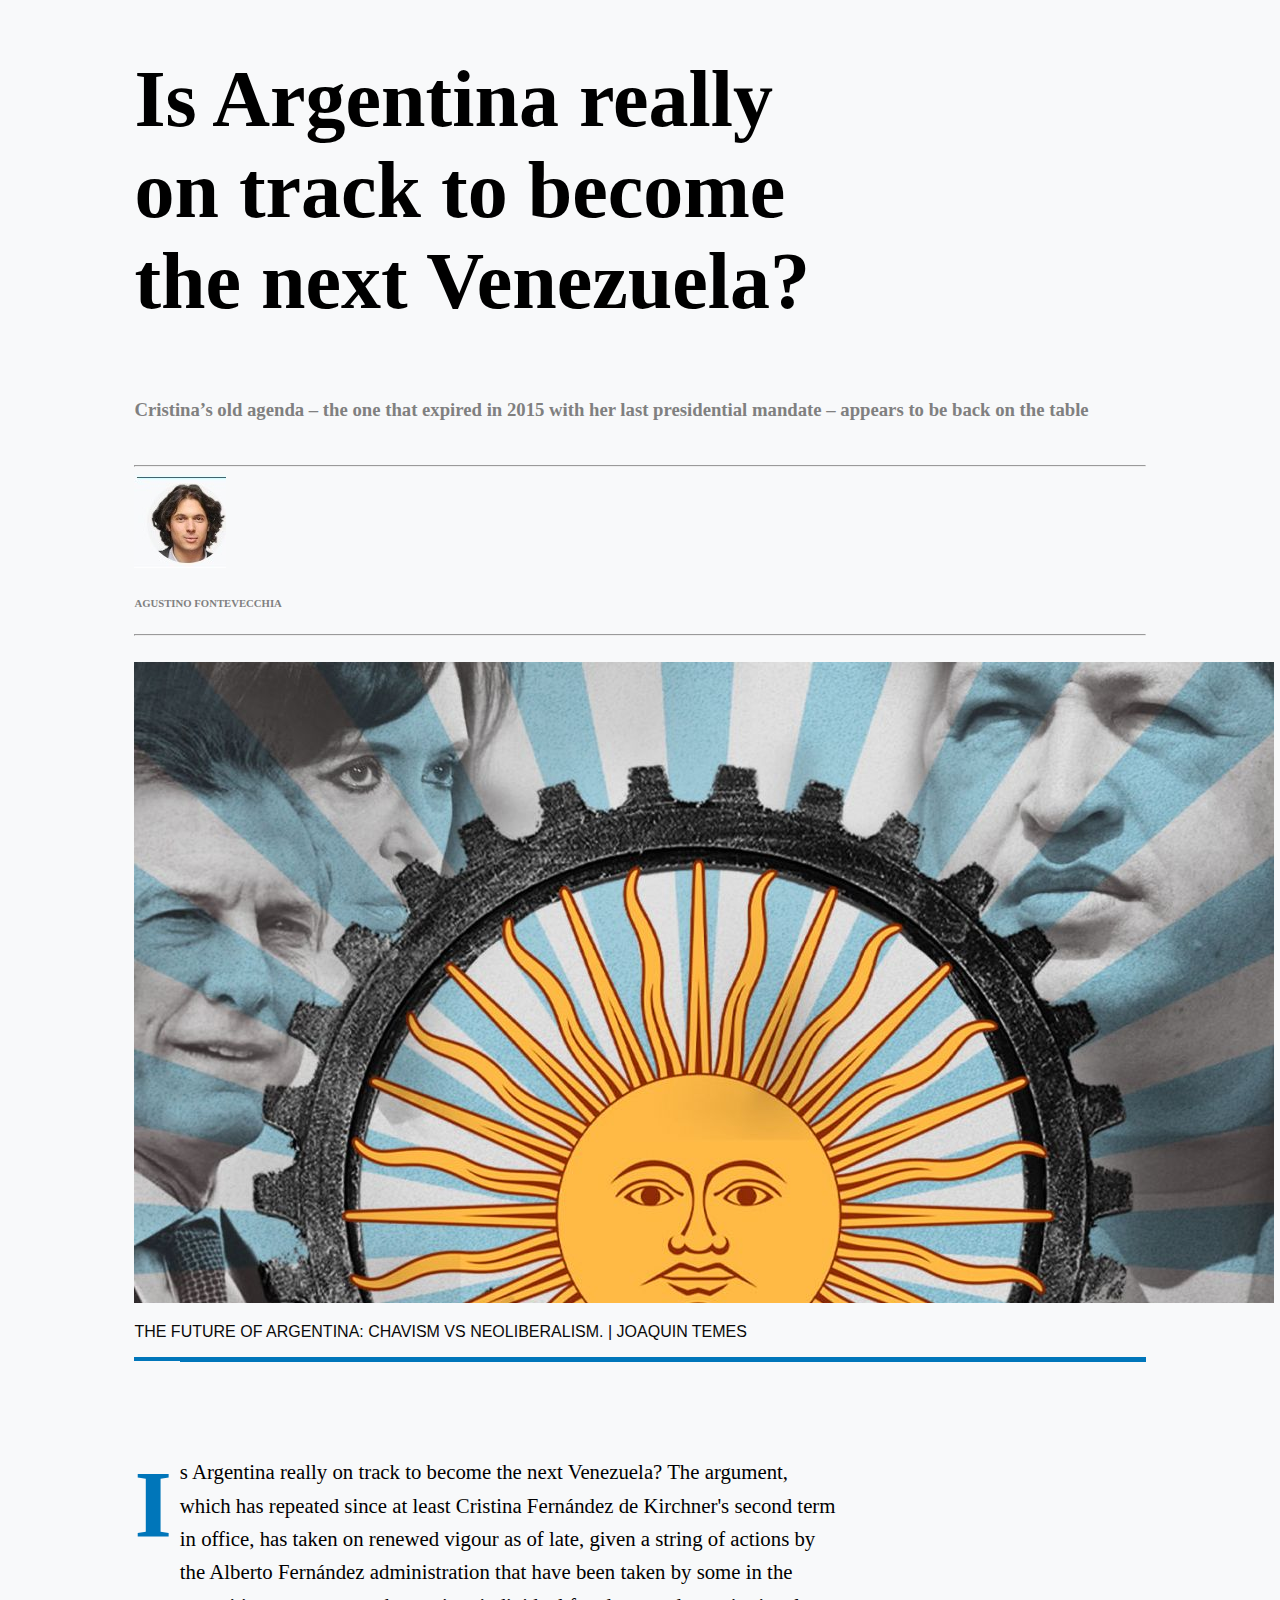
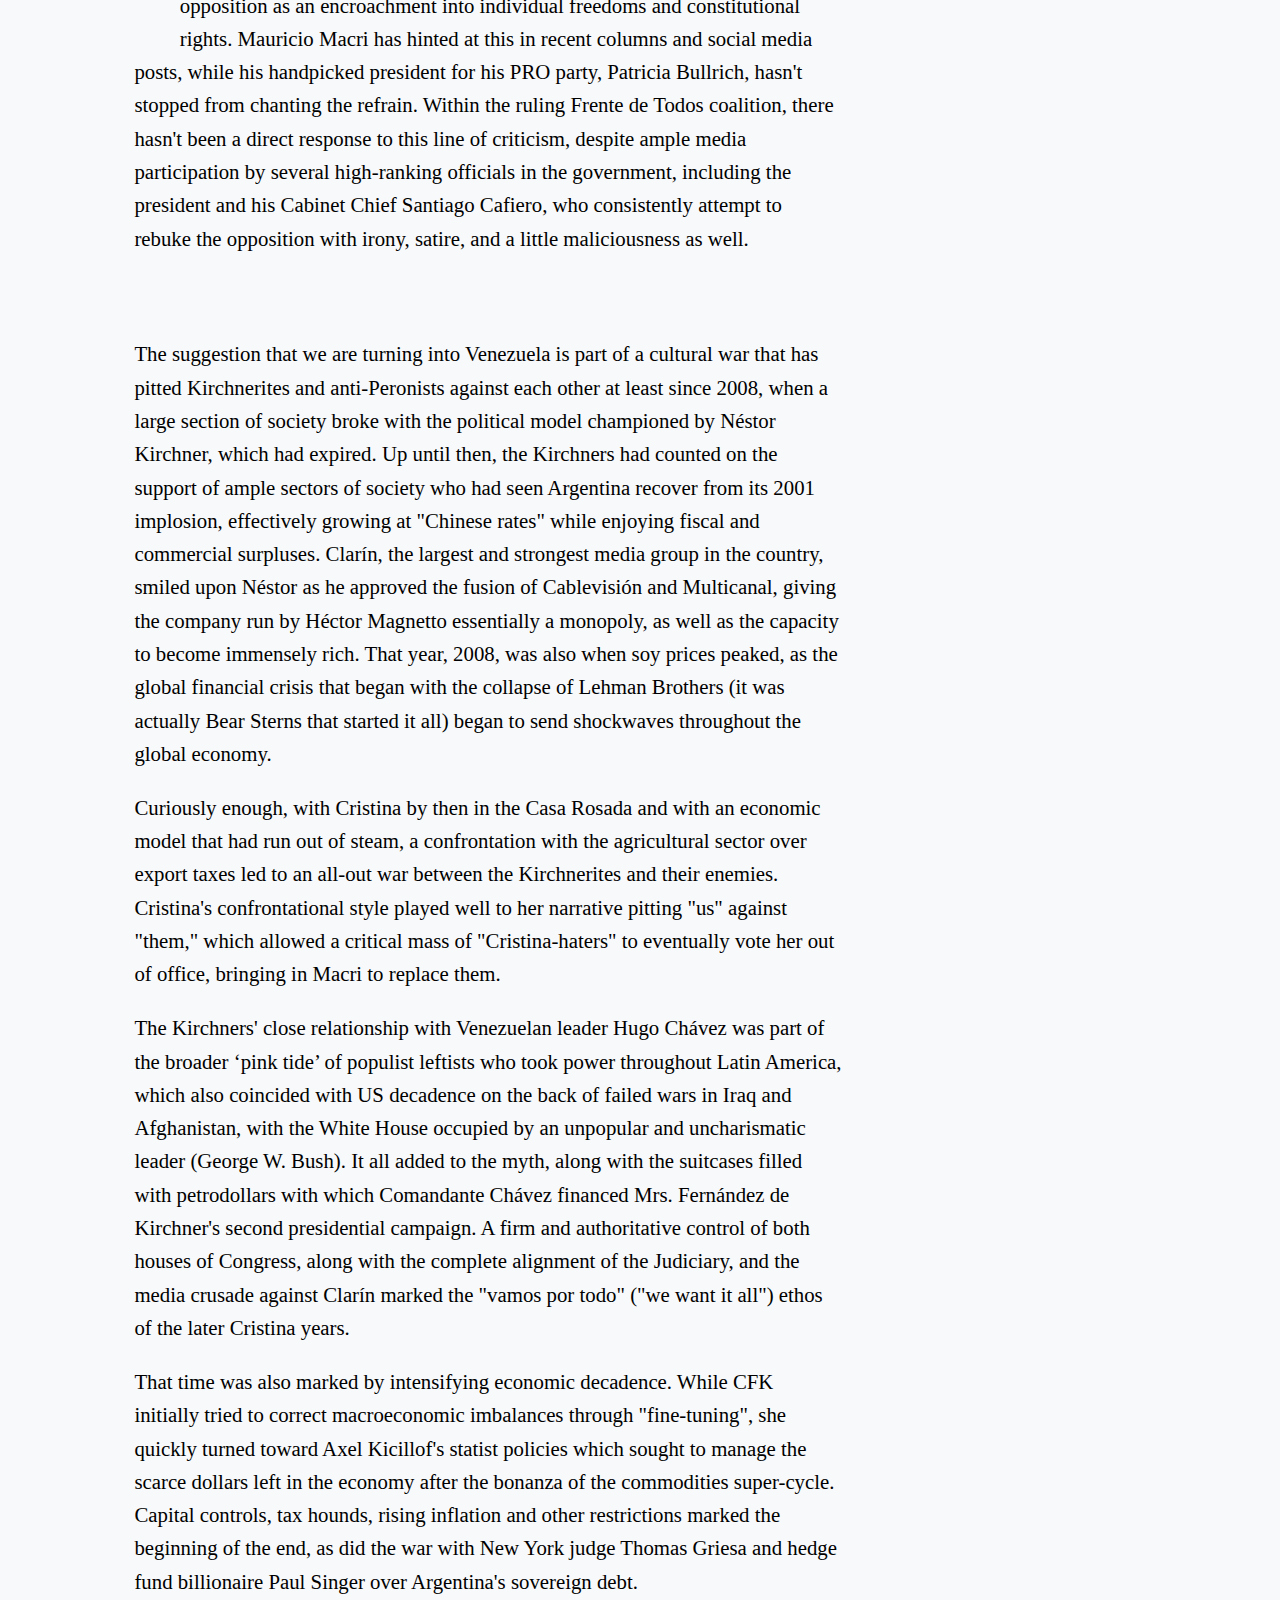
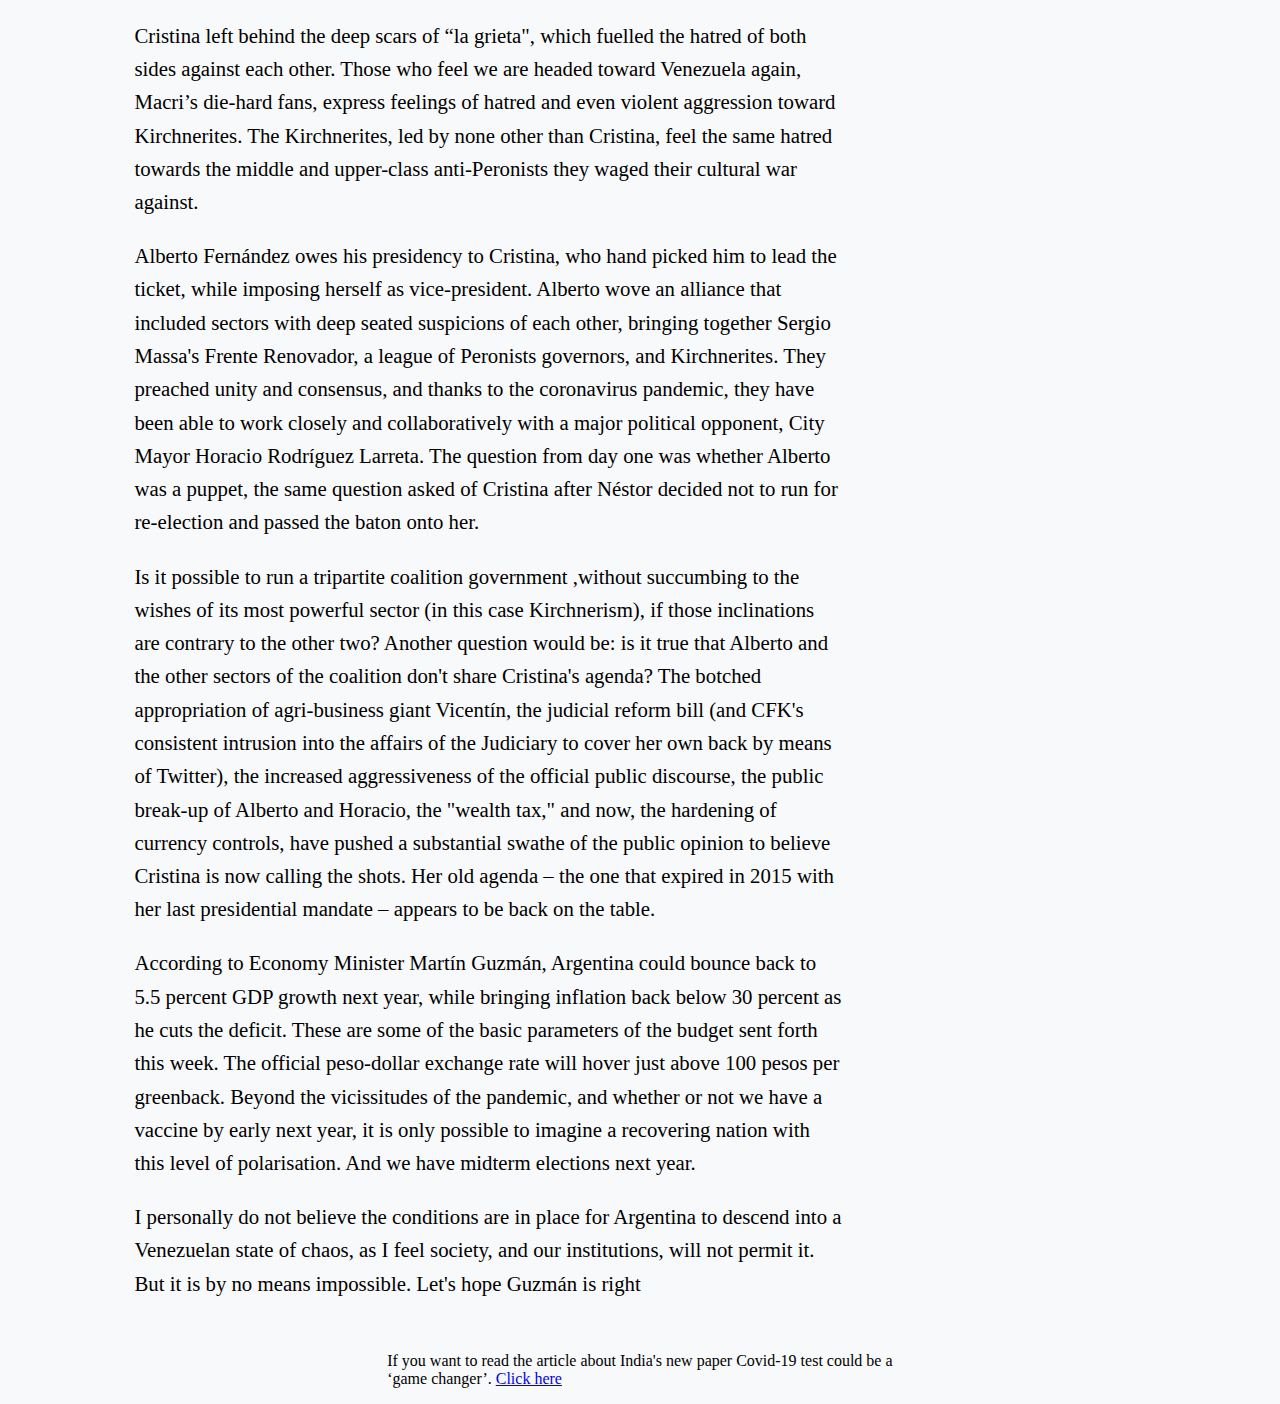
<file: index.html>
<!DOCTYPE html>
<html lang="en">
<head>
    <meta charset="UTF-8">
    <meta name="viewport" content="width=device-width, initial-scale=1.0">
    <title> Radium Newspaper </title> <!-- Titulo del TAB -->
    <link rel="stylesheet" type="text/css"
    href="./CSS STYLE/buenosairestimes.css">    <!-- Para llamar la carpeta pongo ./ y luego apreto tab para llamar las carpetas -->
</head>  
<body>
  <article>
    <div class="container">
    <div class="title">
    <h1>Is Argentina really on track to become the next Venezuela? </h1>   <!--Titulo de la noticia-->
    </div>
    <figcaption>
      <div class="subtitle">
        <h3>Cristina’s old agenda – the one that expired in 2015 with her last presidential mandate – appears to be back on the table </h3>
        </div>
    </figcaption>
     <br>
     <hr>
     <img src="./Imagenes/carajpg.jpg">
     <h6>AGUSTINO FONTEVECCHIA </h6>   <!--Nombre del Autor de la nota-->
     <hr>
     <br>
    <img src="./Imagenes/imagendiario.jpg">
    <div class="epigraph">
      <p>THE FUTURE OF ARGENTINA: CHAVISM VS NEOLIBERALISM. | JOAQUIN TEMES</p>  <!--Epigrafe-->
    </div>
     <!--Parrafo-->
    <div class="firstletter"> <!--Letra I en color-->
    <p>I</p>
    </div>
    <div class="firstparagraph">
      <p> s Argentina really on track to become the next Venezuela? The argument, which has repeated since at least Cristina Fernández de Kirchner's second term in office, has taken on renewed vigour as of late, given a string of actions by the Alberto Fernández administration that have been taken by some in the opposition as an encroachment into individual freedoms and constitutional rights. Mauricio Macri has hinted at this in recent columns and social media posts, while his handpicked president for his PRO party, Patricia Bullrich, hasn't stopped from chanting the refrain. Within the ruling Frente de Todos coalition, there hasn't been a direct response to this line of criticism, despite ample media participation by several high-ranking officials in the government, including the president and his Cabinet Chief Santiago Cafiero, who consistently attempt to rebuke the opposition with irony, satire, and a little maliciousness as well.</p>
    </div>
    <div class="paragraphs">
      <p> The suggestion that we are turning into Venezuela is part of a cultural war that has pitted Kirchnerites and anti-Peronists against each other at least since 2008, when a large section of society broke with the political model championed by Néstor Kirchner, which had expired. Up until then, the Kirchners had counted on the support of ample sectors of society who had seen Argentina recover from its 2001 implosion, effectively growing at "Chinese rates" while enjoying fiscal and commercial surpluses. Clarín, the largest and strongest media group in the country, smiled upon Néstor as he approved the fusion of Cablevisión and Multicanal, giving the company run by Héctor Magnetto essentially a monopoly, as well as the capacity to become immensely rich. That year, 2008, was also when soy prices peaked, as the global financial crisis that began with the collapse of Lehman Brothers (it was actually Bear Sterns that started it all) began to send shockwaves throughout the global economy.    </p>
      <p> Curiously enough, with Cristina by then in the Casa Rosada and with an economic model that had run out of steam, a confrontation with the agricultural sector over export taxes led to an all-out war between the Kirchnerites and their enemies. Cristina's confrontational style played well to her narrative pitting "us" against "them," which allowed a critical mass of "Cristina-haters" to eventually vote her out of office, bringing in Macri to replace them. </p>
      <p>The Kirchners' close relationship with Venezuelan leader Hugo Chávez was part of the broader ‘pink tide’ of populist leftists who took power throughout Latin America, which also coincided with US decadence on the back of failed wars in Iraq and Afghanistan, with the White House occupied by an unpopular and uncharismatic leader (George W. Bush). It all added to the myth, along with the suitcases filled with petrodollars with which Comandante Chávez financed Mrs. Fernández de Kirchner's second presidential campaign. A firm and authoritative control of both houses of Congress, along with the complete alignment of the Judiciary, and the media crusade against Clarín marked the "vamos por todo" ("we want it all") ethos of the later Cristina years.</p>
      <p>That time was also marked by intensifying economic decadence. While CFK initially tried to correct macroeconomic imbalances through "fine-tuning", she quickly turned toward Axel Kicillof's statist policies which sought to manage the scarce dollars left in the economy after the bonanza of the commodities super-cycle. Capital controls, tax hounds, rising inflation and other restrictions marked the beginning of the end, as did the war with New York judge Thomas Griesa and hedge fund billionaire Paul Singer over Argentina's sovereign debt.</p>
      <p> Cristina left behind the deep scars of “la grieta", which fuelled the hatred of both sides against each other. Those who feel we are headed toward Venezuela again, Macri’s die-hard fans, express feelings of hatred and even violent aggression toward Kirchnerites. The Kirchnerites, led by none other than Cristina, feel the same hatred towards the middle and upper-class anti-Peronists they waged their cultural war against.</p>
      <p> Alberto Fernández owes his presidency to Cristina, who hand picked him to lead the ticket, while imposing herself as vice-president. Alberto wove an alliance that included sectors with deep seated suspicions of each other, bringing together Sergio Massa's Frente Renovador,  a league of Peronists governors, and Kirchnerites. They preached unity and consensus, and thanks to the coronavirus pandemic, they have been able to work closely and collaboratively with a major political opponent, City Mayor Horacio Rodríguez Larreta. The question from day one was whether Alberto was a puppet, the same question asked of Cristina after Néstor decided not to run for re-election and passed the baton onto her.</p>
      <p> Is it possible to run a tripartite coalition government ,without succumbing to the wishes of its most powerful sector (in this case Kirchnerism), if those inclinations are contrary to the other two? Another question would be: is it true that Alberto and the other sectors of the coalition don't share Cristina's agenda? The botched appropriation of agri-business giant Vicentín, the judicial reform bill (and CFK's consistent intrusion into the affairs of the Judiciary to cover her own back by means of Twitter), the increased aggressiveness of the official public discourse, the public break-up of Alberto and Horacio, the "wealth tax," and now, the hardening of currency controls, have pushed a substantial swathe of the public opinion to believe Cristina is now calling the shots. Her old agenda – the one that expired in 2015 with her last presidential mandate – appears to be back on the table.</p>
      <p>According to Economy Minister Martín Guzmán, Argentina could bounce back to 5.5 percent GDP growth next year, while bringing inflation back below 30 percent as he cuts the deficit. These are some of the basic parameters of the budget sent forth this week. The official peso-dollar exchange rate will hover just above 100 pesos per greenback. Beyond the vicissitudes of the pandemic, and whether or not we have a vaccine by early next year, it is only possible to imagine a recovering nation with this level of polarisation. And we have midterm elections next year.</p>
      <p>I personally do not believe the conditions are in place for Argentina to descend into a Venezuelan state of chaos, as I feel society, and our institutions, will not permit it. But it is by no means impossible. Let's hope Guzmán is right</p>
    </div>
  </article>
    <footer>
      <div class="footer">
        <p>
          If you want to read the article about India's new paper Covid-19 test could be a ‘game changer’.
          <a href="./BBCNews.html">Click here</a>
      </p>
      </div> 
    </footer>
</div>
</body>
</html>
</file>
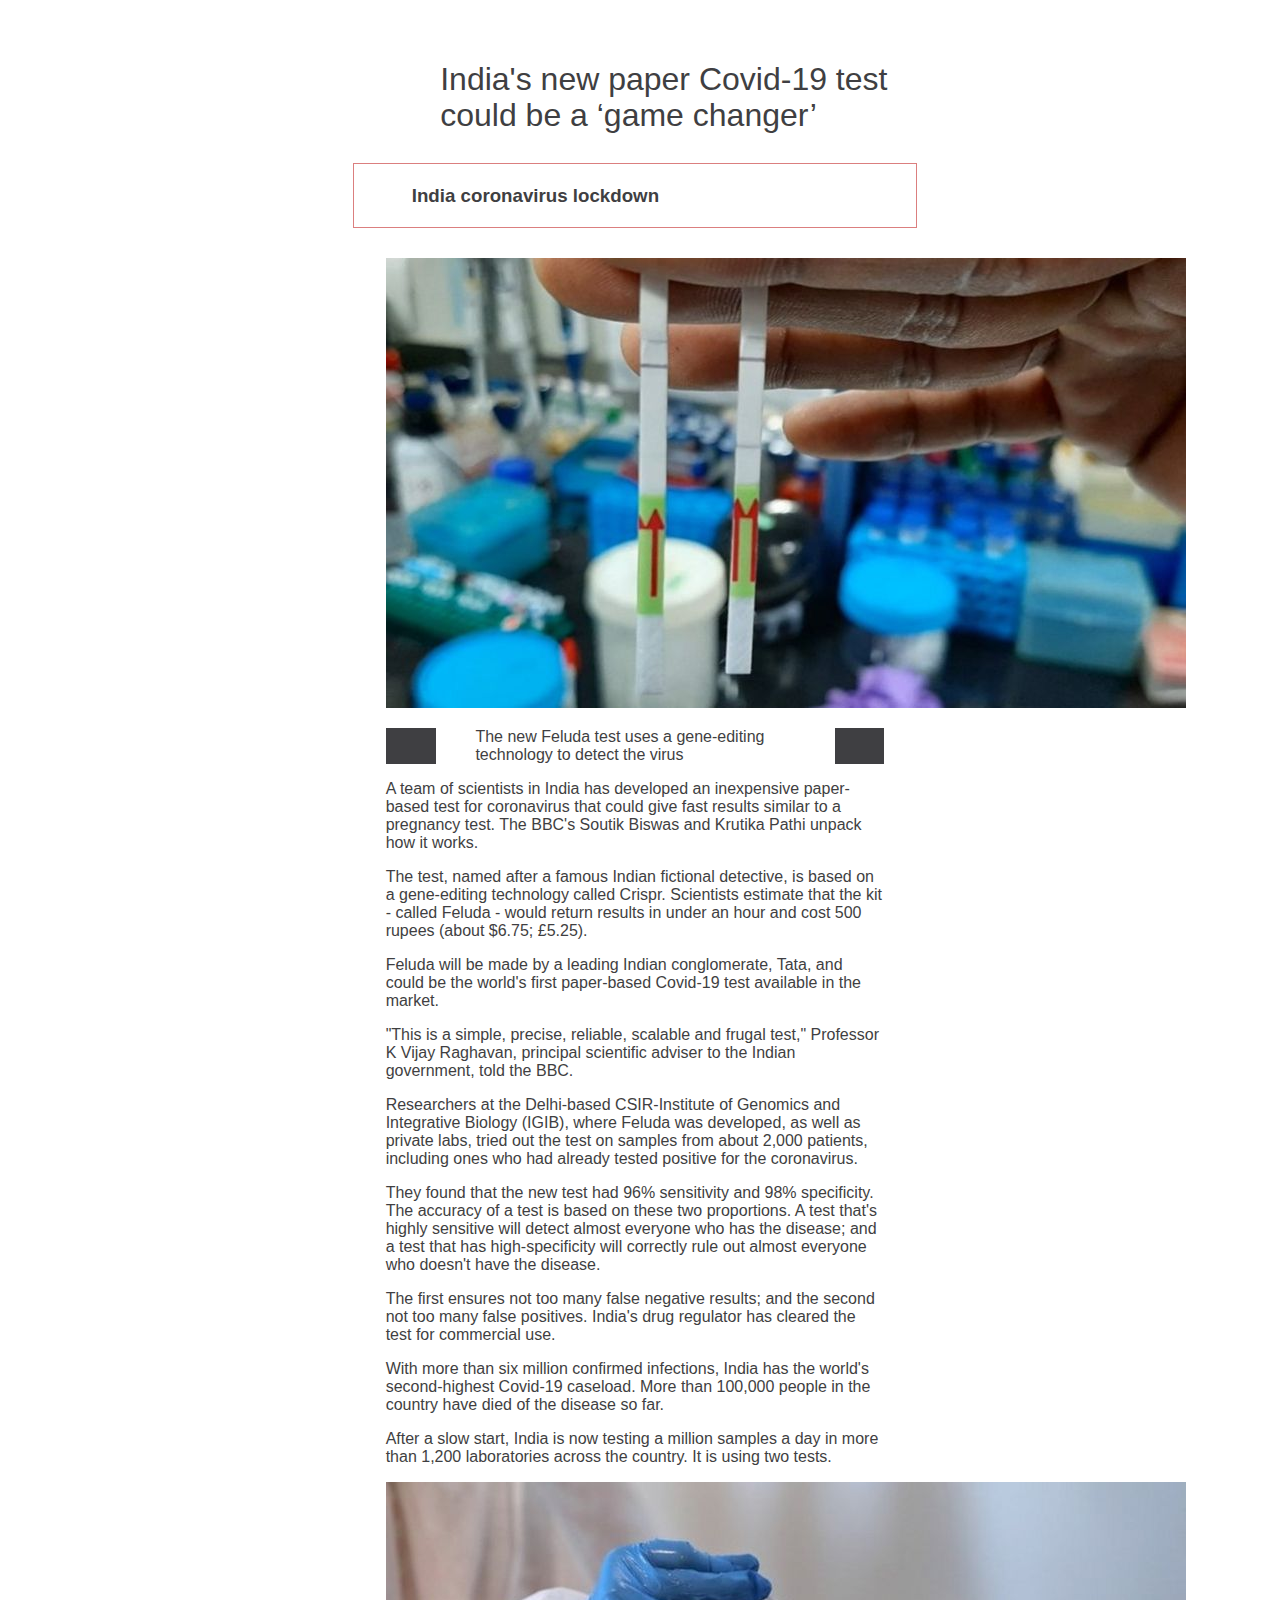
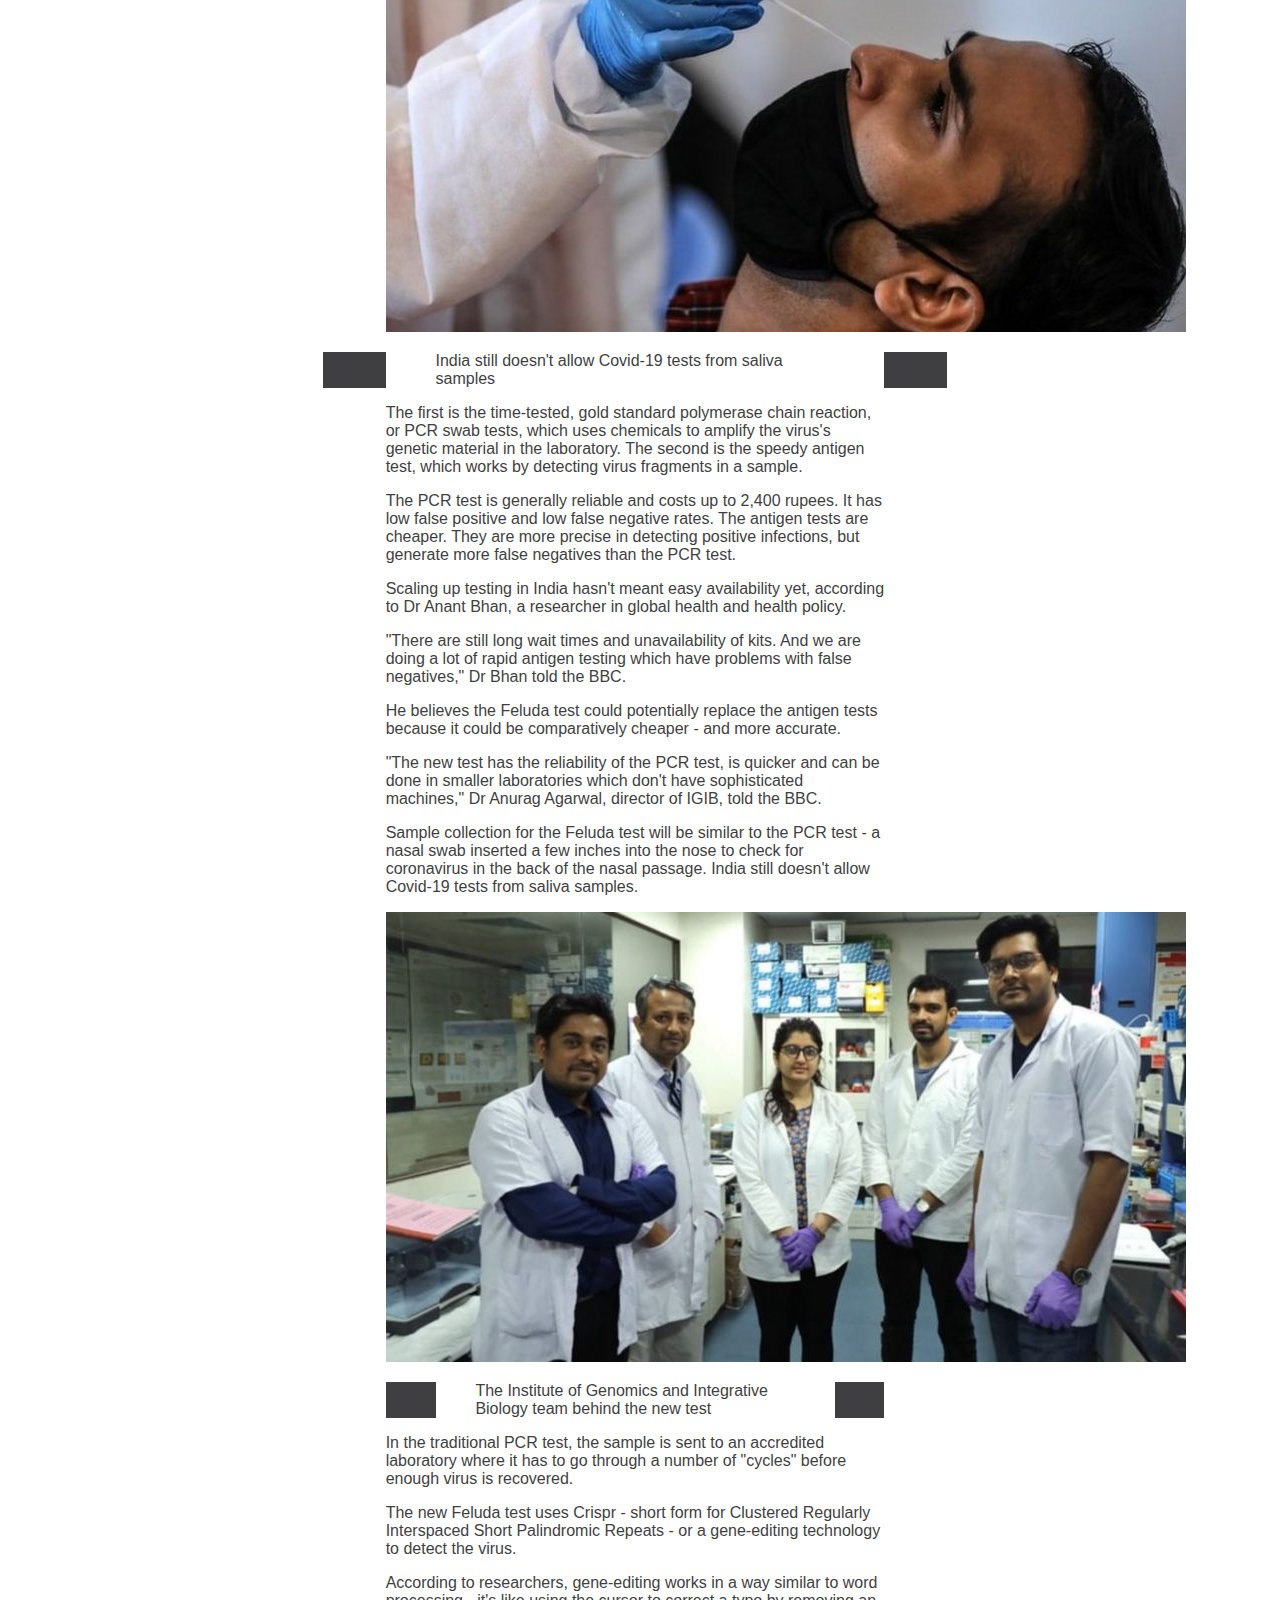
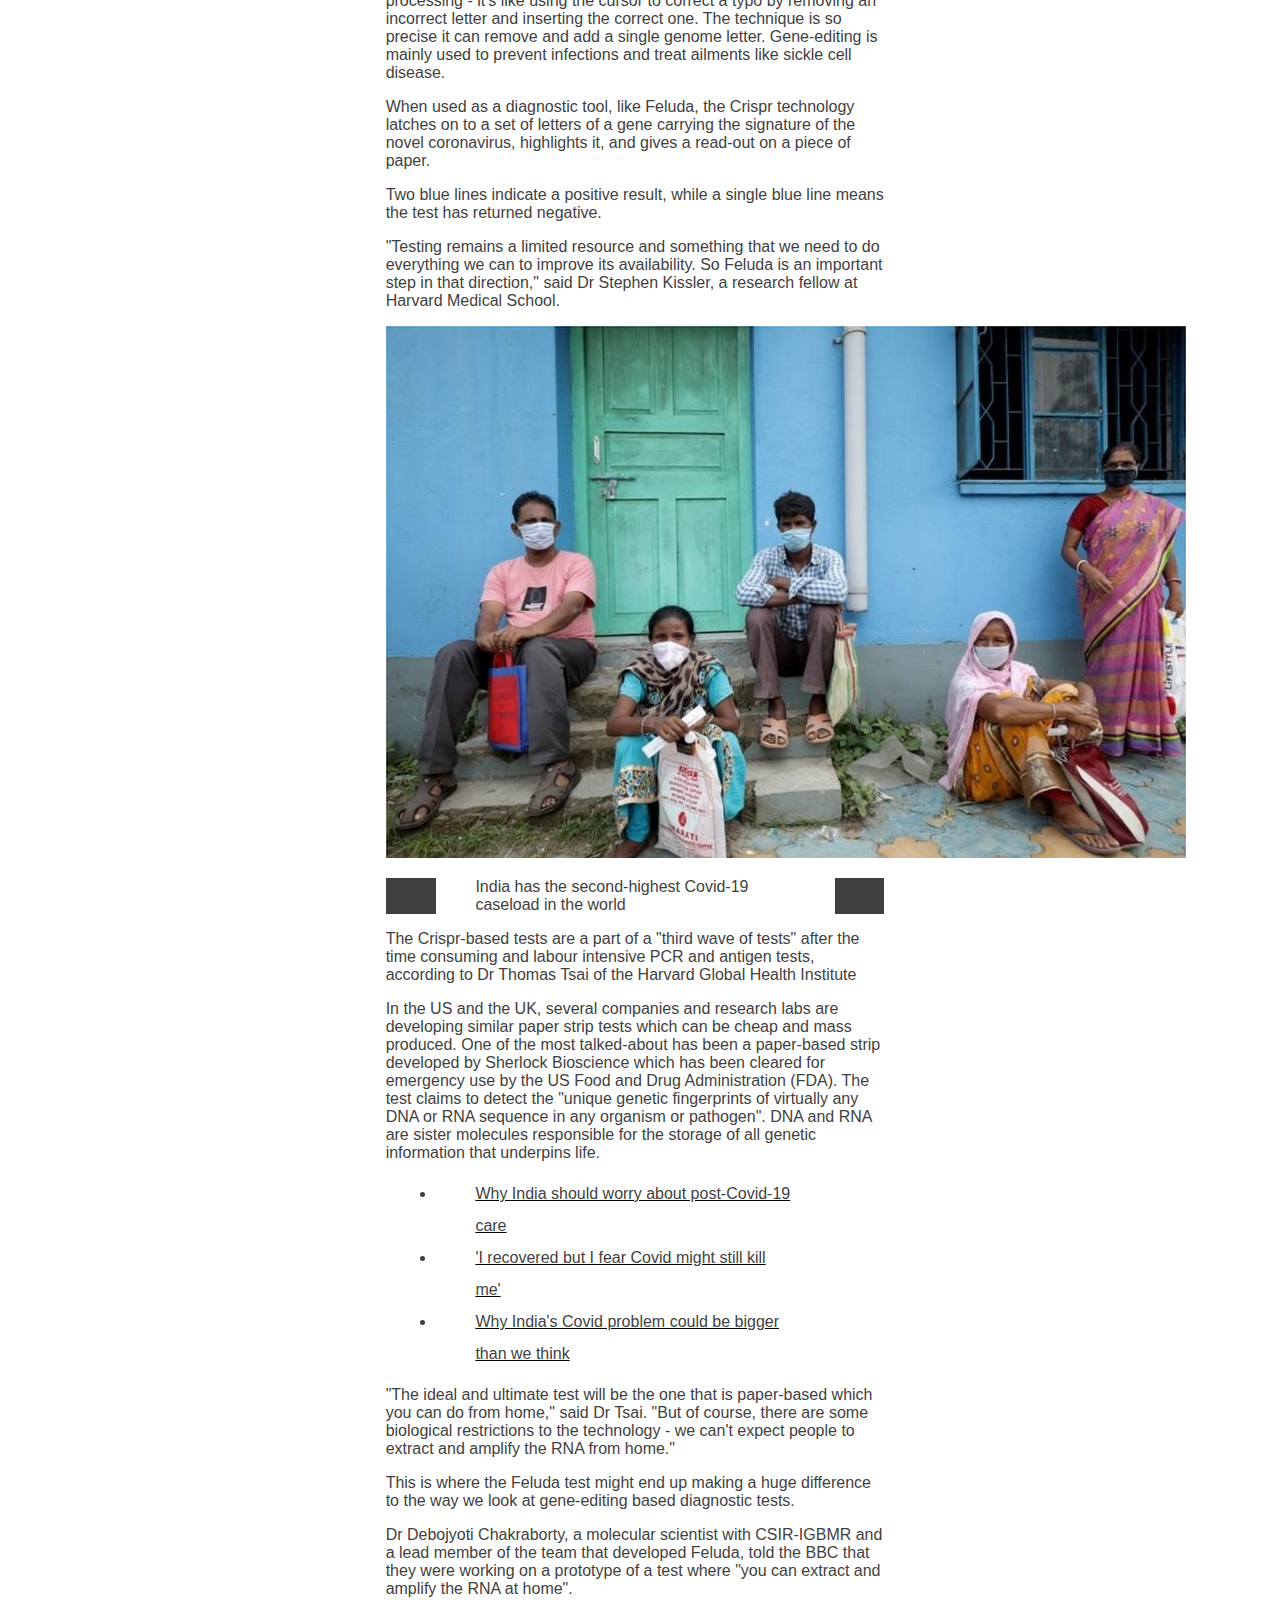
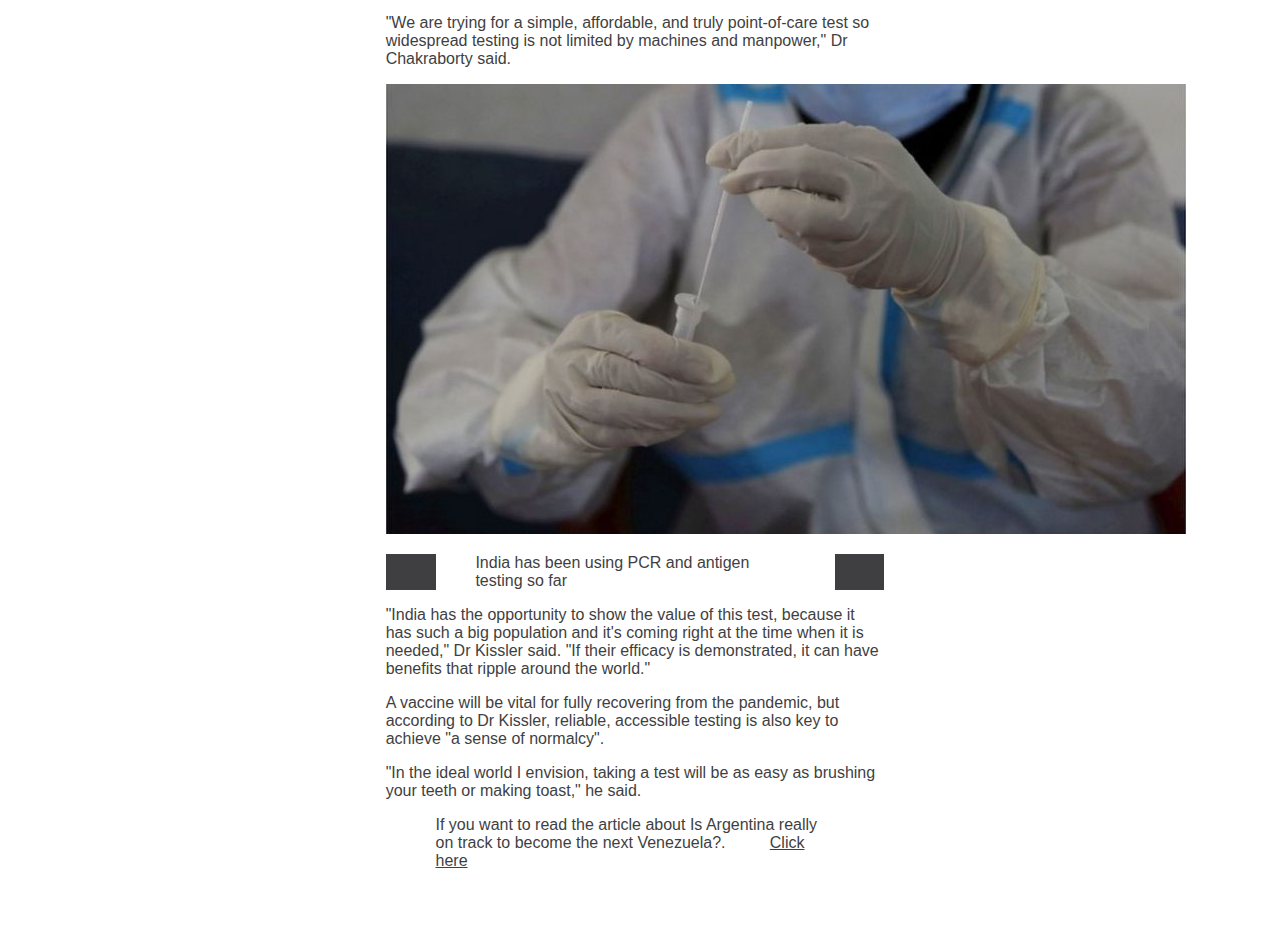
<file: BBCNews.html>
<!DOCTYPE html>
<html>
<head>
    <title> BBC NEWS</title> <!-- Titulo del TAB -->
    <link rel="stylesheet" type="text/css"
    href="./CSS STYLE/style.css">    <!-- Para llamar la carpeta pongo ./ y luego apreto tab para llamar las carpetas -->
</head>
<body>
    <article>
    <h1>India's new paper Covid-19 test could be a ‘game changer’</h1>   <!--Titulo de la noticia-->
    <div class="container">
        <div class="box-1">  <!-- Creamos una clase que se llama BOX-1 -->
        <h3>India coronavirus lockdown</h3>
         </div>
        <img src="./Imagenes/india1.jpg">
        <figcaption>
        <div class="boxepigraf">
            <p>The new Feluda test uses a gene-editing technology to detect the virus</p> <!--Epigrafe de la foto-->
        </div>
            </figcaption>
        <p>A team of scientists in India has developed an inexpensive paper-based test for coronavirus that could give fast results similar to a pregnancy test. The BBC's Soutik Biswas and Krutika Pathi unpack how it works. </p>
        <p>The test, named after a famous Indian fictional detective, is based on a gene-editing technology called Crispr. Scientists estimate that the kit - called Feluda - would return results in under an hour and cost 500 rupees (about $6.75; £5.25).</p>
        <p>Feluda will be made by a leading Indian conglomerate, Tata, and could be the world's first paper-based Covid-19 test available in the market. </p>
        <p>"This is a simple, precise, reliable, scalable and frugal test," Professor K Vijay Raghavan, principal scientific adviser to the Indian government, told the BBC. </p>
        <p>Researchers at the Delhi-based CSIR-Institute of Genomics and Integrative Biology (IGIB), where Feluda was developed, as well as private labs, tried out the test on samples from about 2,000 patients, including ones who had already tested positive for the coronavirus. </p>
        <p>They found that the new test had 96% sensitivity and 98% specificity. The accuracy of a test is based on these two proportions. A test that's highly sensitive will detect almost everyone who has the disease; and a test that has high-specificity will correctly rule out almost everyone who doesn't have the disease. </p>
        <p>The first ensures not too many false negative results; and the second not too many false positives. India's drug regulator has cleared the test for commercial use. </p>
        <p>With more than six million confirmed infections, India has the world's second-highest Covid-19 caseload. More than 100,000 people in the country have died of the disease so far.</p>
        <p>After a slow start, India is now testing a million samples a day in more than 1,200 laboratories across the country. It is using two tests.</p>
        <img src="./Imagenes/india2.jpg">
        </figcaption>
        <div class="boxepigraf">
        <p>India still doesn't allow Covid-19 tests from saliva samples </p> <!--Epigrafe de la foto-->
         </div>
        </figcaption>
        <p>The first is the time-tested, gold standard polymerase chain reaction, or PCR swab tests, which uses chemicals to amplify the virus's genetic material in the laboratory. The second is the speedy antigen test, which works by detecting virus fragments in a sample.</p>
        <p>The PCR test is generally reliable and costs up to 2,400 rupees. It has low false positive and low false negative rates. The antigen tests are cheaper. They are more precise in detecting positive infections, but generate more false negatives than the PCR test.</p>
        <p>Scaling up testing in India hasn't meant easy availability yet, according to Dr Anant Bhan, a researcher in global health and health policy. </p>
        <p>"There are still long wait times and unavailability of kits. And we are doing a lot of rapid antigen testing which have problems with false negatives," Dr Bhan told the BBC. </p>
        <p>He believes the Feluda test could potentially replace the antigen tests because it could be comparatively cheaper - and more accurate.</p>
        <p>"The new test has the reliability of the PCR test, is quicker and can be done in smaller laboratories which don't have sophisticated machines," Dr Anurag Agarwal, director of IGIB, told the BBC.</p>
        <p>Sample collection for the Feluda test will be similar to the PCR test - a nasal swab inserted a few inches into the nose to check for coronavirus in the back of the nasal passage. India still doesn't allow Covid-19 tests from saliva samples.</p>
        <img src="./Imagenes/india3.jpg">
        <figcaption>
            <div class="boxepigraf">
            <p>The Institute of Genomics and Integrative Biology team behind the new test</p><!--Epigrafe de la foto-->
            </div>
        </figcaption>
        <p>In the traditional PCR test, the sample is sent to an accredited laboratory where it has to go through a number of "cycles" before enough virus is recovered.</p>
        <p>The new Feluda test uses Crispr - short form for Clustered Regularly Interspaced Short Palindromic Repeats - or a gene-editing technology to detect the virus.</p>
        <p>According to researchers, gene-editing works in a way similar to word processing - it's like using the cursor to correct a typo by removing an incorrect letter and inserting the correct one. The technique is so precise it can remove and add a single genome letter. Gene-editing is mainly used to prevent infections and treat ailments like sickle cell disease.</p>
        <p>When used as a diagnostic tool, like Feluda, the Crispr technology latches on to a set of letters of a gene carrying the signature of the novel coronavirus, highlights it, and gives a read-out on a piece of paper.</p>
        <p>Two blue lines indicate a positive result, while a single blue line means the test has returned negative. </p>
        <p>"Testing remains a limited resource and something that we need to do everything we can to improve its availability. So Feluda is an important step in that direction," said Dr Stephen Kissler, a research fellow at Harvard Medical School.</p>
        <img src="./Imagenes/india4.jpg">
        <figcaption>
            <div class="boxepigraf">
                <p>India has the second-highest Covid-19 caseload in the world </p><!--Epigrafe de la foto-->
            </div>
        </figcaption>
        <p>The Crispr-based tests are a part of a "third wave of tests" after the time consuming and labour intensive PCR and antigen tests, according to Dr Thomas Tsai of the Harvard Global Health Institute</p>
        <p>In the US and the UK, several companies and research labs are developing similar paper strip tests which can be cheap and mass produced. One of the most talked-about has been a paper-based strip developed by Sherlock Bioscience which has been cleared for emergency use by the US Food and Drug Administration (FDA). The test claims to detect the "unique genetic fingerprints of virtually any DNA or RNA sequence in any organism or pathogen". DNA and RNA are sister molecules responsible for the storage of all genetic information that underpins life.</p>
        <div class="underlinedtextbox">
            <ul>
                <li>Why India should worry about post-Covid-19 care</li>
                <li>'I recovered but I fear Covid might still kill me'</li>
                <li>Why India's Covid problem could be bigger than we think</li>
            </ul>
        </div>
        <p>"The ideal and ultimate test will be the one that is paper-based which you can do from home," said Dr Tsai. "But of course, there are some biological restrictions to the technology - we can't expect people to extract and amplify the RNA from home."</p>
        <p>This is where the Feluda test might end up making a huge difference to the way we look at gene-editing based diagnostic tests.</p>
        <p>Dr Debojyoti Chakraborty, a molecular scientist with CSIR-IGBMR and a lead member of the team that developed Feluda, told the BBC that they were working on a prototype of a test where "you can extract and amplify the RNA at home".</p>
        <p>"We are trying for a simple, affordable, and truly point-of-care test so widespread testing is not limited by machines and manpower," Dr Chakraborty said.</p>
        <img src="./Imagenes/india5.jpg">
        <figcaption>
            <div class="boxepigraf">
            <p>India has been using PCR and antigen testing so far</p> <!--Epigrafe de la foto-->
            </div>
        </figcaption>
        <p>"India has the opportunity to show the value of this test, because it has such a big population and it's coming right at the time when it is needed," Dr Kissler said. "If their efficacy is demonstrated, it can have benefits that ripple around the world."</p>
        <p>A vaccine will be vital for fully recovering from the pandemic, but according to Dr Kissler, reliable, accessible testing is also key to achieve "a sense of normalcy".</p>
        <p>"In the ideal world I envision, taking a test will be as easy as brushing your teeth or making toast," he said.</p>
        <footer>
            <p>
                If you want to read the article about Is Argentina really on track to become the next Venezuela?.
                <a href="./index.html">Click here</a>
            </p>
        </footer>
    </div>
</article>
</body>
</html>
</file>
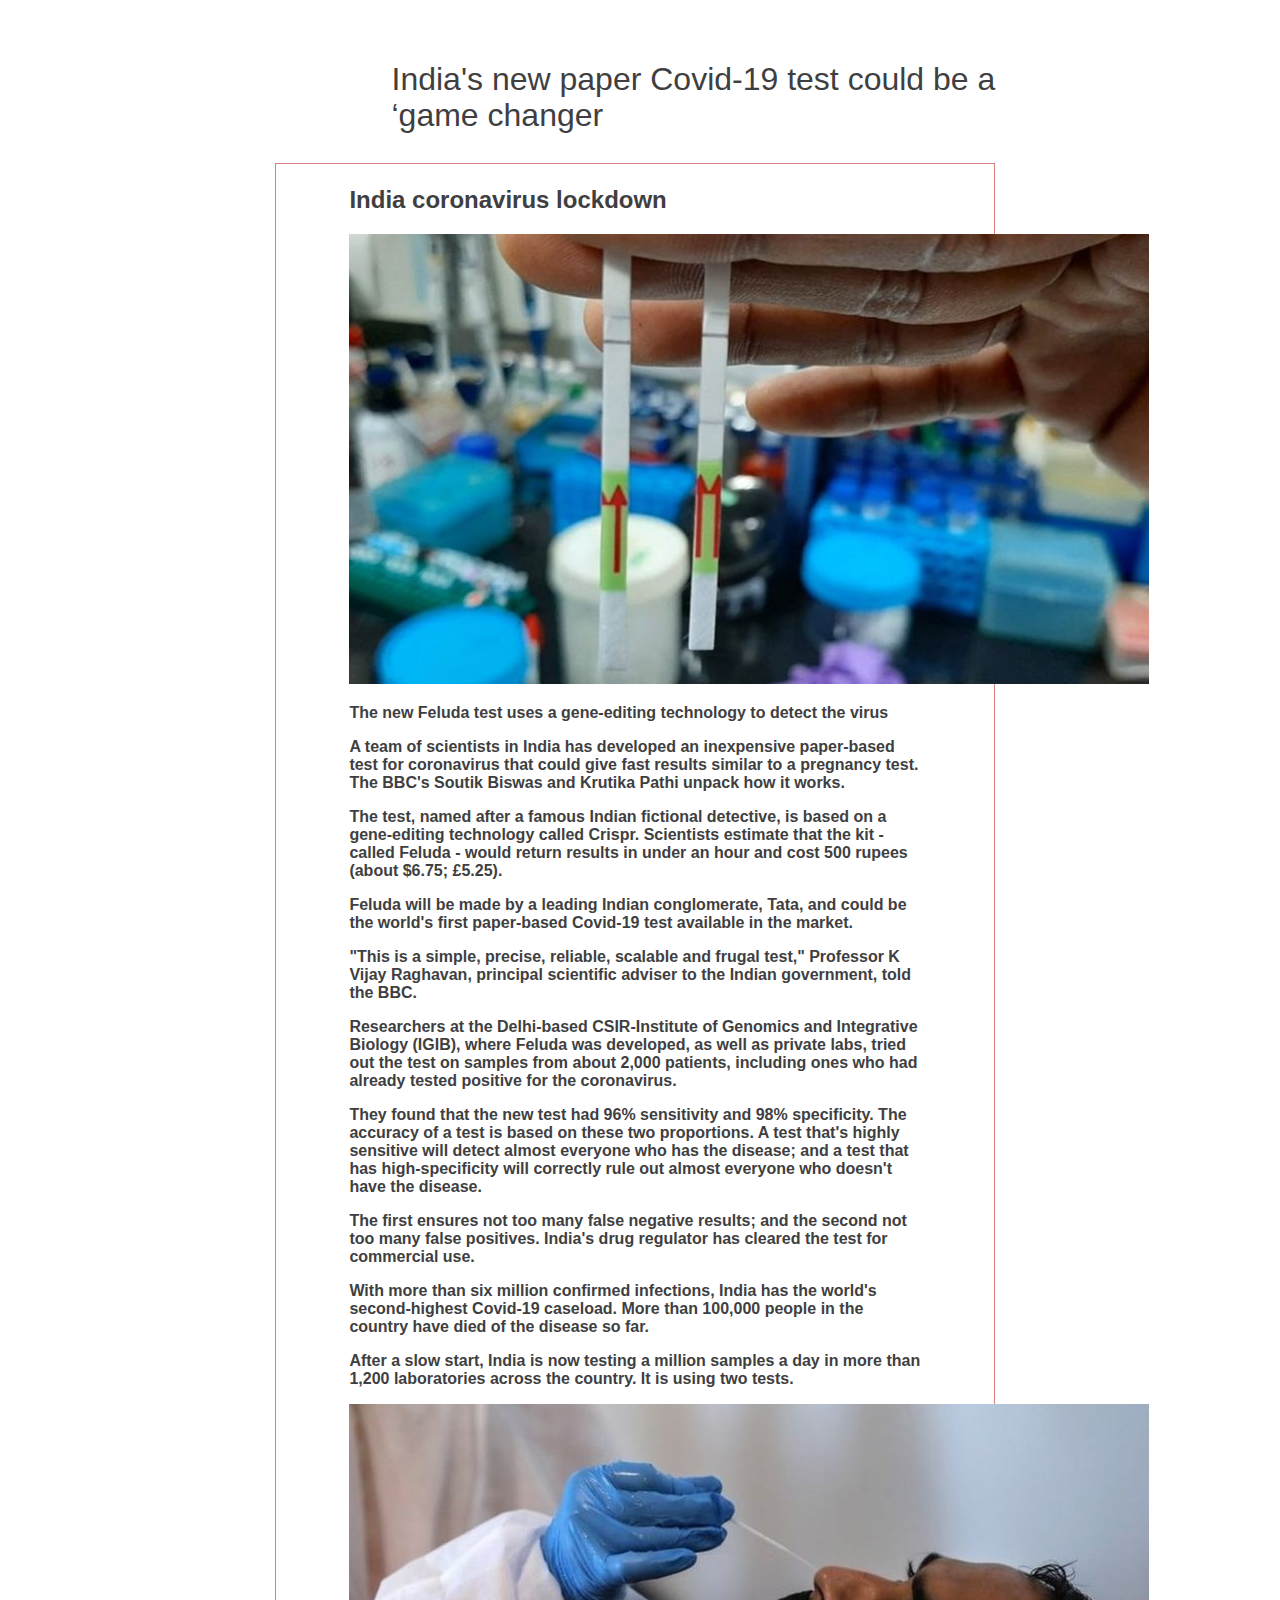
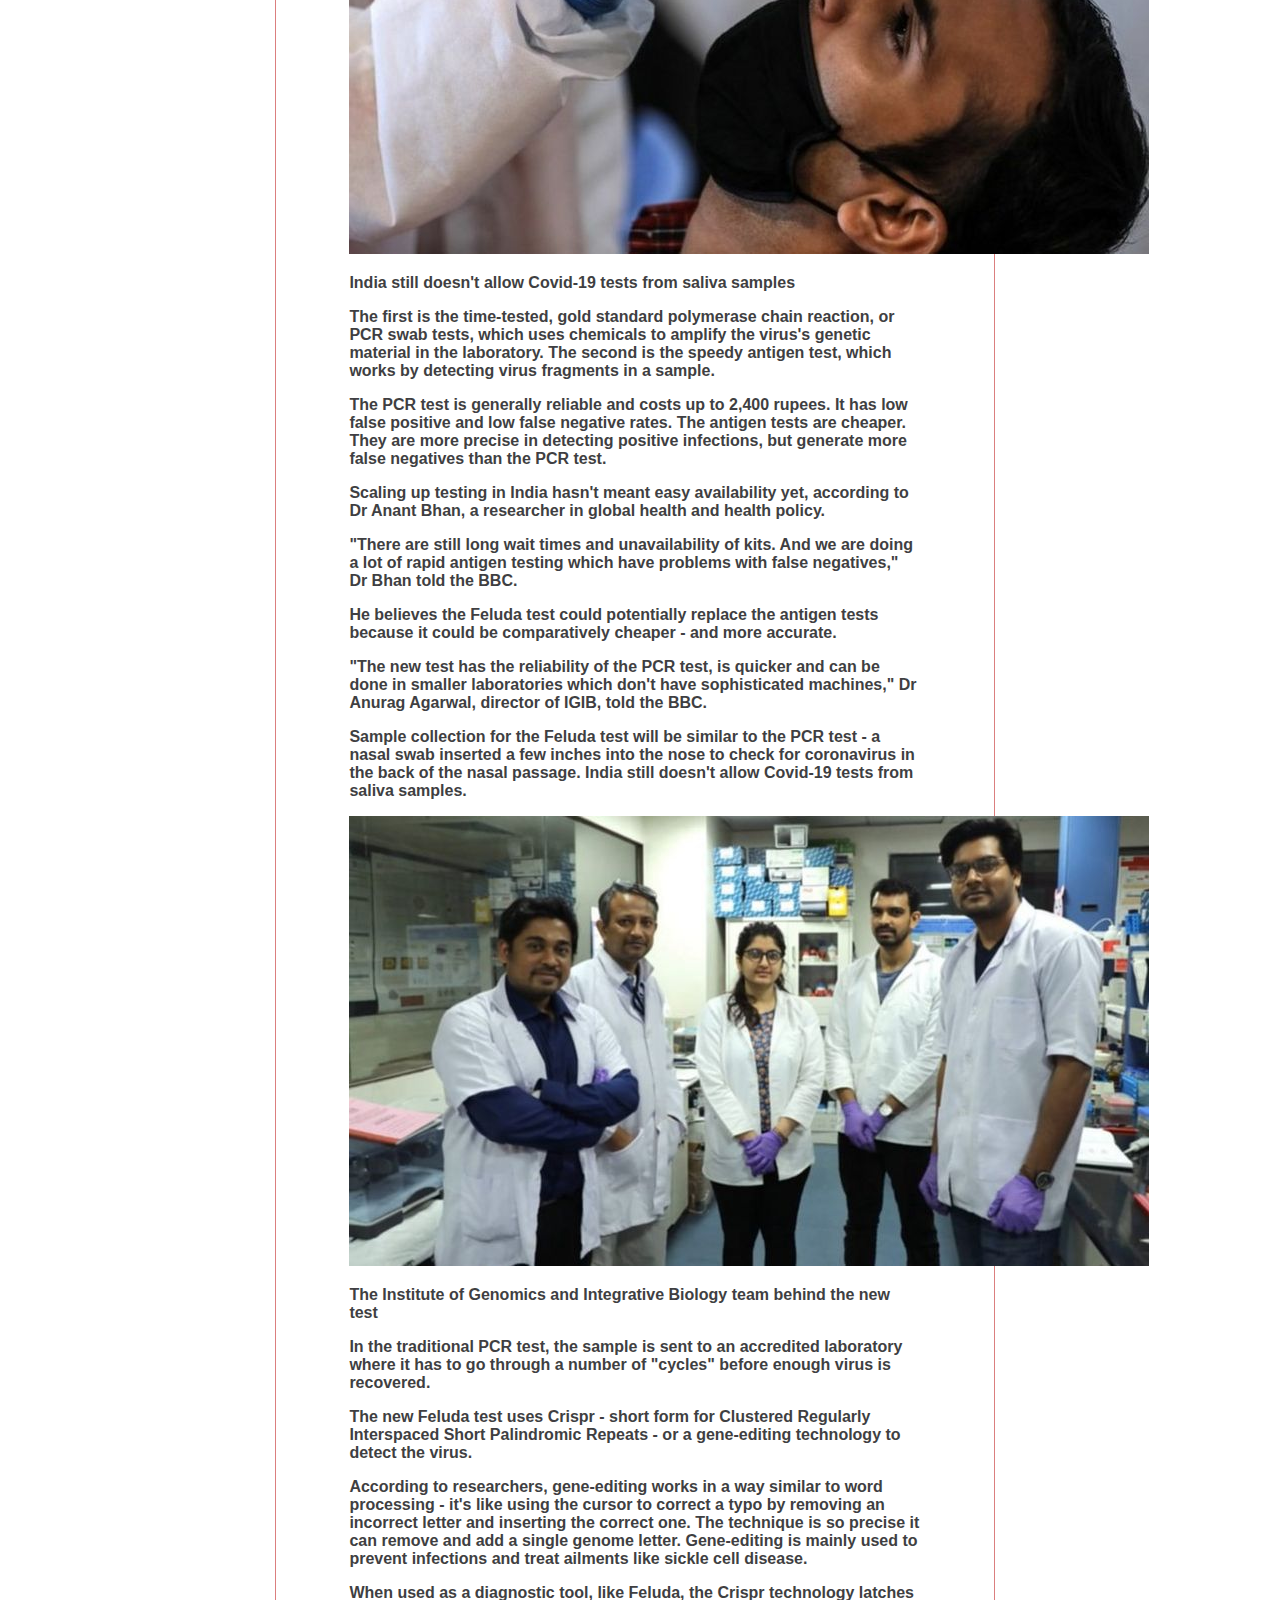
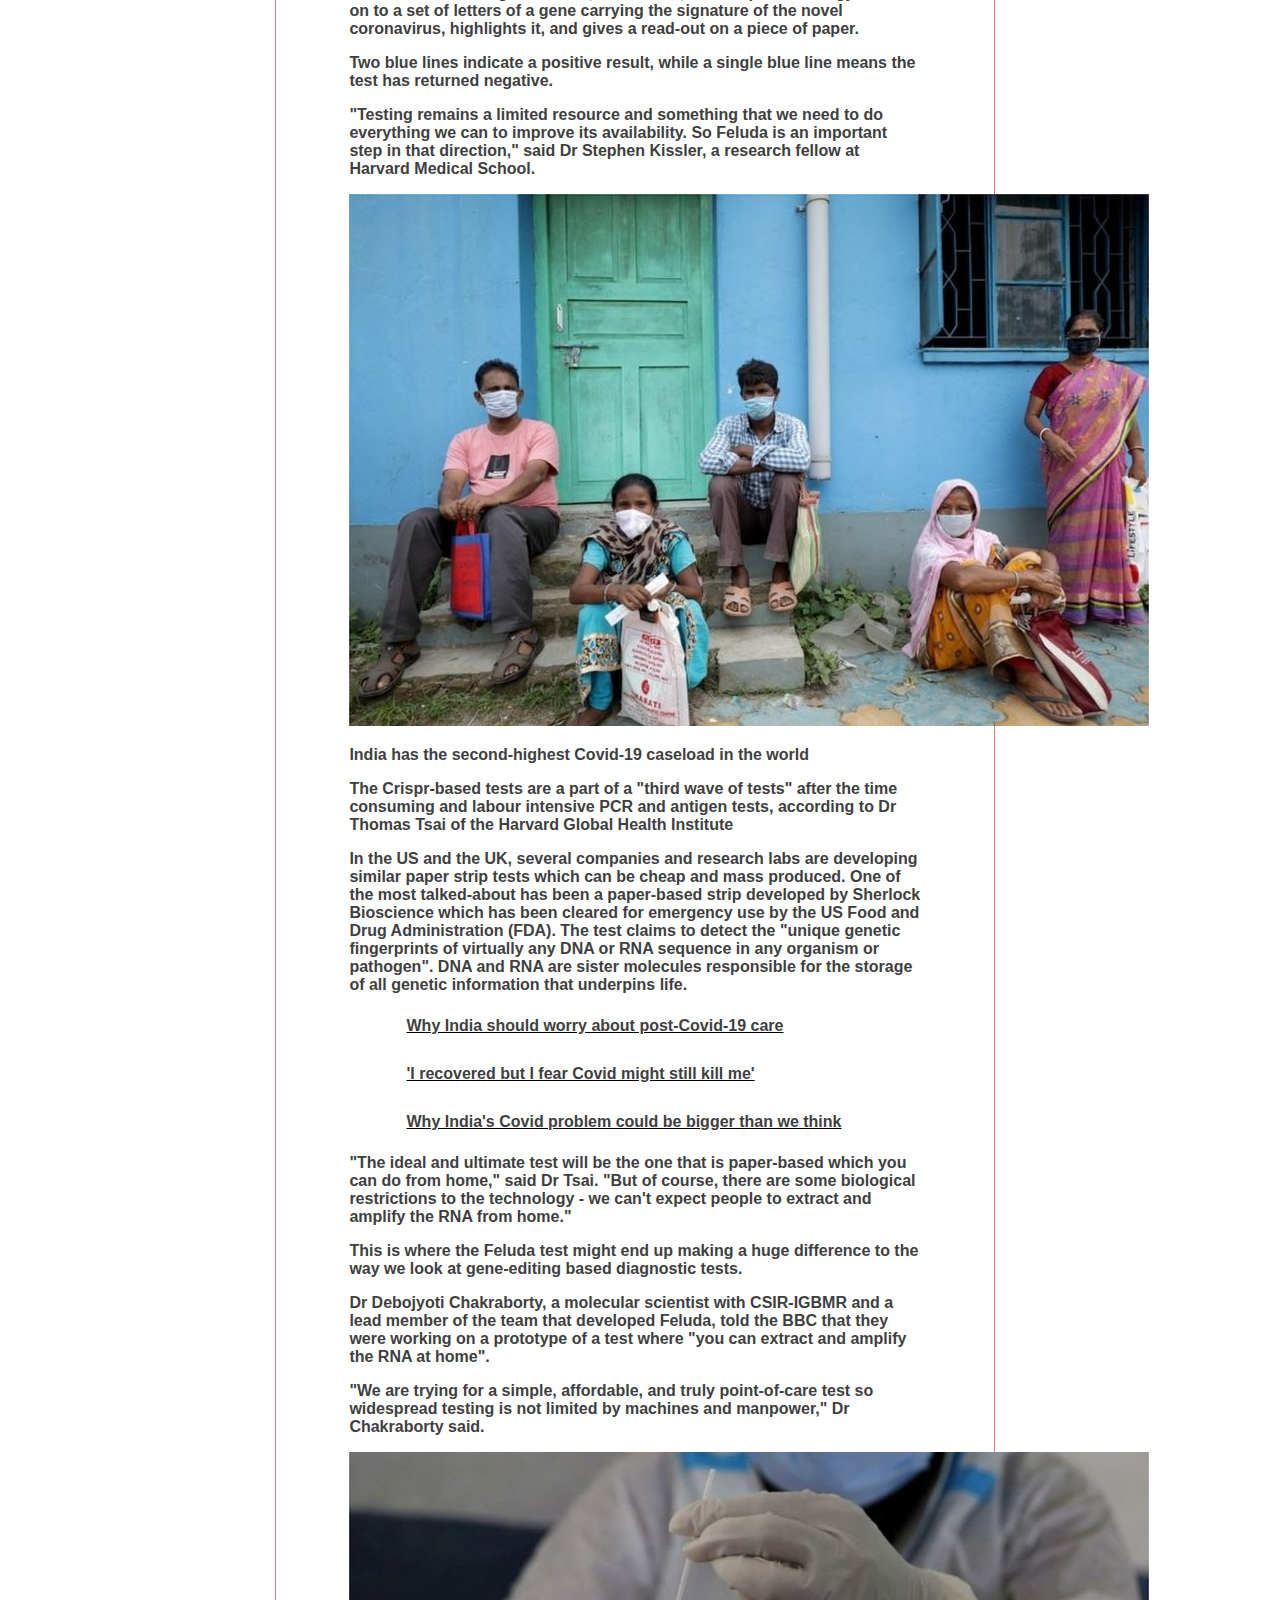
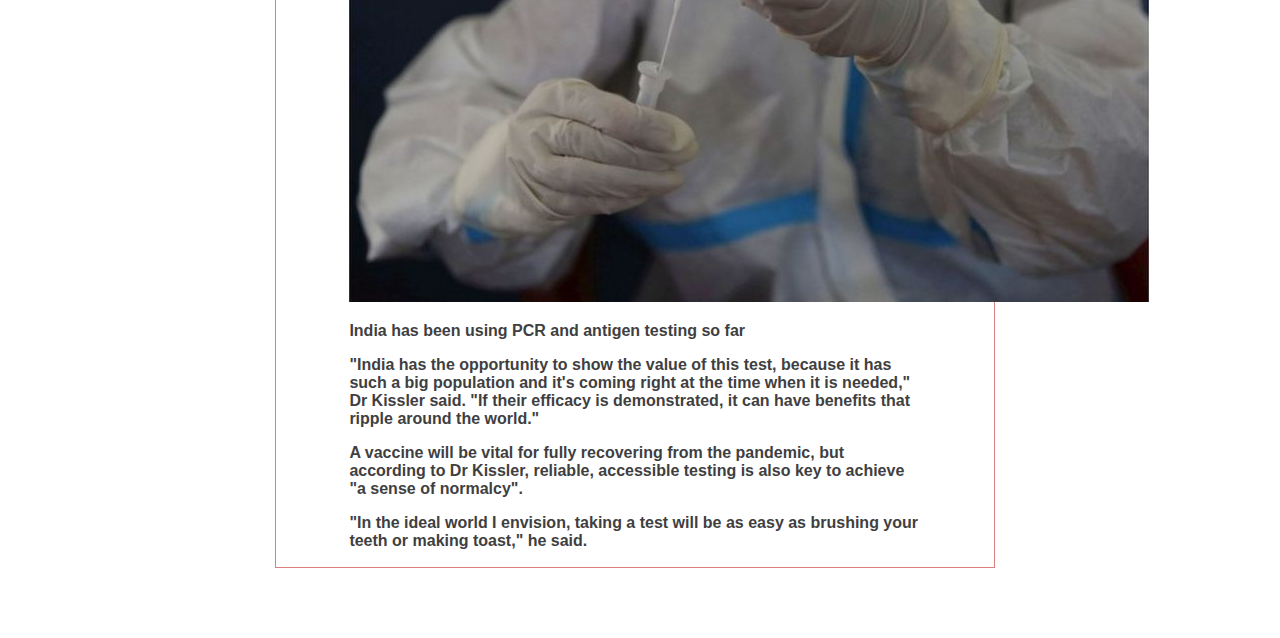
<file: index2.html>
<!DOCTYPE html>
<html>
<head>
    <title> BBC NEWS</title> <!-- Titulo del TAB -->
    <link rel="stylesheet" type="text/css"
    href="./CSS STYLE/style.css">    <!-- Para llamar la carpeta pongo ./ y luego apreto tab para llamar las carpetas -->
</head>
<body>
    <h1>India's new paper Covid-19 test could be a ‘game changer </h1>   <!--Titulo de la noticia-->
    <div class="container">
        <div class="box-1">  <!-- Creamos una clase que se llama BOX -->
        <h2>India coronavirus lockdown</h2>
        <img src="./Imagenes/india1.jpg">
        <p>The new Feluda test uses a gene-editing technology to detect the virus</p> <!--Epigrafe de la foto-->
        <p>A team of scientists in India has developed an inexpensive paper-based test for coronavirus that could give fast results similar to a pregnancy test. The BBC's Soutik Biswas and Krutika Pathi unpack how it works. </p>
        <p>The test, named after a famous Indian fictional detective, is based on a gene-editing technology called Crispr. Scientists estimate that the kit - called Feluda - would return results in under an hour and cost 500 rupees (about $6.75; £5.25).</p>
        <p>Feluda will be made by a leading Indian conglomerate, Tata, and could be the world's first paper-based Covid-19 test available in the market. </p>
        <p>"This is a simple, precise, reliable, scalable and frugal test," Professor K Vijay Raghavan, principal scientific adviser to the Indian government, told the BBC. </p>
        <p>Researchers at the Delhi-based CSIR-Institute of Genomics and Integrative Biology (IGIB), where Feluda was developed, as well as private labs, tried out the test on samples from about 2,000 patients, including ones who had already tested positive for the coronavirus. </p>
        <p>They found that the new test had 96% sensitivity and 98% specificity. The accuracy of a test is based on these two proportions. A test that's highly sensitive will detect almost everyone who has the disease; and a test that has high-specificity will correctly rule out almost everyone who doesn't have the disease. </p>
        <p>The first ensures not too many false negative results; and the second not too many false positives. India's drug regulator has cleared the test for commercial use. </p>
        <p>With more than six million confirmed infections, India has the world's second-highest Covid-19 caseload. More than 100,000 people in the country have died of the disease so far.</p>
        <p>After a slow start, India is now testing a million samples a day in more than 1,200 laboratories across the country. It is using two tests.</p>
        <img src="./Imagenes/india2.jpg">
        <p>India still doesn't allow Covid-19 tests from saliva samples </p> <!--Epigrafe de la foto-->
        <p>The first is the time-tested, gold standard polymerase chain reaction, or PCR swab tests, which uses chemicals to amplify the virus's genetic material in the laboratory. The second is the speedy antigen test, which works by detecting virus fragments in a sample.</p>
        <p>The PCR test is generally reliable and costs up to 2,400 rupees. It has low false positive and low false negative rates. The antigen tests are cheaper. They are more precise in detecting positive infections, but generate more false negatives than the PCR test.</p>
        <p>Scaling up testing in India hasn't meant easy availability yet, according to Dr Anant Bhan, a researcher in global health and health policy. </p>
        <p>"There are still long wait times and unavailability of kits. And we are doing a lot of rapid antigen testing which have problems with false negatives," Dr Bhan told the BBC. </p>
        <p>He believes the Feluda test could potentially replace the antigen tests because it could be comparatively cheaper - and more accurate.</p>
        <p>"The new test has the reliability of the PCR test, is quicker and can be done in smaller laboratories which don't have sophisticated machines," Dr Anurag Agarwal, director of IGIB, told the BBC.</p>
        <p>Sample collection for the Feluda test will be similar to the PCR test - a nasal swab inserted a few inches into the nose to check for coronavirus in the back of the nasal passage. India still doesn't allow Covid-19 tests from saliva samples.</p>
        <img src="./Imagenes/india3.jpg">
        <p>The Institute of Genomics and Integrative Biology team behind the new test</p><!--Epigrafe de la foto-->
        <p>In the traditional PCR test, the sample is sent to an accredited laboratory where it has to go through a number of "cycles" before enough virus is recovered.</p>
        <p>The new Feluda test uses Crispr - short form for Clustered Regularly Interspaced Short Palindromic Repeats - or a gene-editing technology to detect the virus.</p>
        <p>According to researchers, gene-editing works in a way similar to word processing - it's like using the cursor to correct a typo by removing an incorrect letter and inserting the correct one. The technique is so precise it can remove and add a single genome letter. Gene-editing is mainly used to prevent infections and treat ailments like sickle cell disease.</p>
        <p>When used as a diagnostic tool, like Feluda, the Crispr technology latches on to a set of letters of a gene carrying the signature of the novel coronavirus, highlights it, and gives a read-out on a piece of paper.</p>
        <p>Two blue lines indicate a positive result, while a single blue line means the test has returned negative. </p>
        <p>"Testing remains a limited resource and something that we need to do everything we can to improve its availability. So Feluda is an important step in that direction," said Dr Stephen Kissler, a research fellow at Harvard Medical School.</p>
        <img src="./Imagenes/india4.jpg">
        <p>India has the second-highest Covid-19 caseload in the world </p><!--Epigrafe de la foto-->
        <p>The Crispr-based tests are a part of a "third wave of tests" after the time consuming and labour intensive PCR and antigen tests, according to Dr Thomas Tsai of the Harvard Global Health Institute</p>
        <p>In the US and the UK, several companies and research labs are developing similar paper strip tests which can be cheap and mass produced. One of the most talked-about has been a paper-based strip developed by Sherlock Bioscience which has been cleared for emergency use by the US Food and Drug Administration (FDA). The test claims to detect the "unique genetic fingerprints of virtually any DNA or RNA sequence in any organism or pathogen". DNA and RNA are sister molecules responsible for the storage of all genetic information that underpins life.</p>
        <div class="underlinedtextbox">
            <p>Why India should worry about post-Covid-19 care </p>
            <p>'I recovered but I fear Covid might still kill me'</p>
            <p>Why India's Covid problem could be bigger than we think</p>
        </div>
        <p>"The ideal and ultimate test will be the one that is paper-based which you can do from home," said Dr Tsai. "But of course, there are some biological restrictions to the technology - we can't expect people to extract and amplify the RNA from home."</p>
        <p>This is where the Feluda test might end up making a huge difference to the way we look at gene-editing based diagnostic tests.</p>
        <p>Dr Debojyoti Chakraborty, a molecular scientist with CSIR-IGBMR and a lead member of the team that developed Feluda, told the BBC that they were working on a prototype of a test where "you can extract and amplify the RNA at home".</p>
        <p>"We are trying for a simple, affordable, and truly point-of-care test so widespread testing is not limited by machines and manpower," Dr Chakraborty said.</p>
        <img src="./Imagenes/india5.jpg">
        <p>India has been using PCR and antigen testing so far</p> <!--Epigrafe de la foto-->
        <p>"India has the opportunity to show the value of this test, because it has such a big population and it's coming right at the time when it is needed," Dr Kissler said. "If their efficacy is demonstrated, it can have benefits that ripple around the world."</p>
        <p>A vaccine will be vital for fully recovering from the pandemic, but according to Dr Kissler, reliable, accessible testing is also key to achieve "a sense of normalcy".</p>
        <p>"In the ideal world I envision, taking a test will be as easy as brushing your teeth or making toast," he said.</p>

    </div>
</body>
</html>
</file>
<file: CSS STYLE/buenosairestimes.css>
*{
    background-color:#f8f9fa;
}
/*Titulo*/
.title{
    font-family: PT Serif,Georgia,Times New Roman,Times,serif;
    display: block;
    font-size: 2.5em;
    margin-block-start: 0.67em;
    margin-block-end: 0.67em;
    margin-inline-start: 0px;
    margin-inline-end: 0px;
    font-weight: bold;
    padding-right: 30%;
}
h6 {
    color: gray;
}
 /*Subtitulo*/
.subtitle{
    color: gray;
    font-style: bold;
    font-size:3.4 rem;
    font-weight: 500;
    height: 43px;
    margin-bottom: 1em;
    border-top: 1px white;
    border-bottom: 1px #0076ba;
    overflow: hidden;
}
/*Epigrafe*/
.epigraph{
    color: #0a0a0a;
    font-family: Source Sans Pro,Helvetica,Arial,Sans-serif;
    font-size: 3.4 rem;
    border-bottom: 5px solid #0076ba;
    background: #f8f9fa;
    padding-right: 30%;
}
.container{         
    width: 80%;     /*Se le pone el porcentaje para que al momento de modificar la pagina responda de forma oportuna moificando la caracteristica*/
    margin: auto;   /* Le pone el mismo margen a los dos lados*/
    text-align: left;
}
/*Letra I en color*/
.firstletter{                   
    font-weight: 700;
    color: #0076ba;
    font-size: 6em;
    text-align: center;
    padding: 0 .5rem 0 0;
    margin: -.1rem 0 -1rem;
    float: left;
    line-height: 1em;
    font-family: PT Serif,Georgia,Times New Roman,Times,serif;
}
/*1er Parrafo*/
.firstparagraph{
    font-size: 1.3rem;
    line-height: 1.6em;
    display: block;
    margin-block-start: 3em;
    margin-block-end: 1em;
    margin-inline-start: 0px;
    margin-inline-end: 0px;
    font-family: Georgia,Times New Roman,Times,Serif;
    padding: 1% 0;
    padding-right: 30%;

}
/*Parrafos*/
.paragraphs{
    font-size: 1.3rem;
    line-height: 1.6em;
    display: block;
    margin-block-start: 1em;
    margin-block-end: 1em;
    margin-inline-start: 0px;
    margin-inline-end: 0px;
    color: #000;
    font-family: Georgia,Times New Roman,Times,Serif;
    padding: 1% 0;
    padding-right: 30%;
}
/*Footer*/
.footer{
    font-family: Georgia,Times New Roman,Times,Serif;
    text-align: left;
    padding-left: 30%;
    padding-right: 30%;
}
</file>
<file: CSS STYLE/style.css>
*{
    background-color:white ;
    padding-right: 10%;
    padding-left: 10%;
    text-align: left;
    color: #3F3F42;
}
/*Titulo*/
h1{
    font-family: ReithSerif,Helvetica,Arial,freesans,sans-serif;
    font-weight: 500;
    font-size: 2rem;
    line-height: 2.25rem;
    color: #3F3F42;
    padding-left: 25%;
}
/* Caja India coronavirus lockdown*/
.box-1{
    color: #3F3F42;
    border: 1px solid #DB7F7F; /*Otorga ancho del cuadrado y el color*/
    font-weight: bold;
    padding: 0.1rem;
    margin: 30px;
}
.boxepigraf{
    background: #3F3F42;
    color: #EEEEEE;
}

body{
    color: black;
    font-family: Arial, Helvetica, sans-serif;
    font-size: 16px;
    font-weight: normal;
    text-align: left;
    padding: 20px;
    margin: 20px 0;
    padding-right: 30px;
}

.container{         /*Creamos otra clase que se llama container*/
    width: 80%;     /*Se le pone el porcentaje para que al momento de modificar la pagina responda de forma oportuna moificando la caracteristica*/
    margin: auto;   /* Le pone el mismo margen a los dos lados*/
}

/* Se llama a la clase y al contenido de la caja se le puede cambiar el fondo,letra,etc,etc*/


.underlinedtextbox{
    color: black;
    text-align: left;
    text-decoration: underline;
    line-height: 2;
}
</file>
